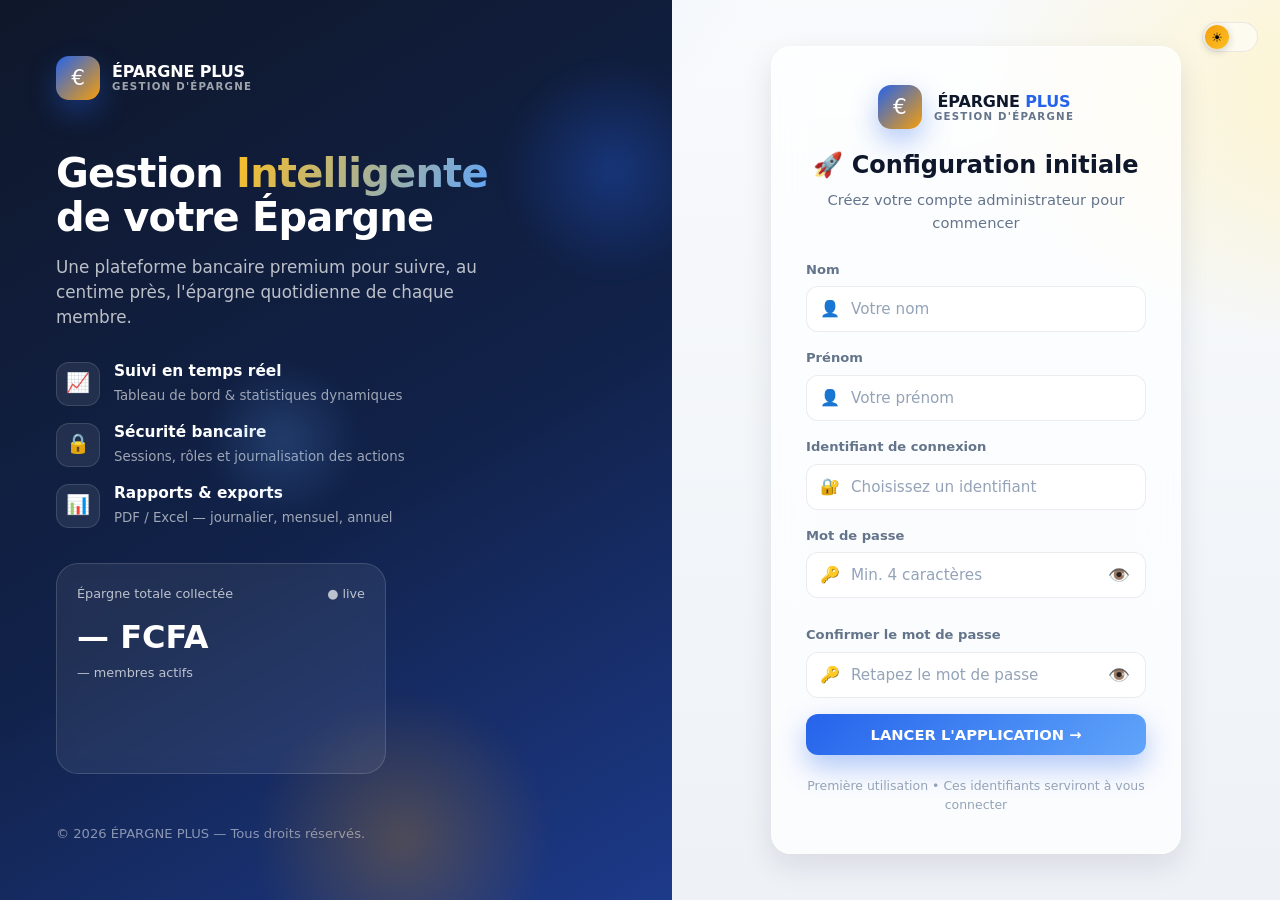
<file: index.html>
<!DOCTYPE html>
<html lang="fr" data-theme="light">
<head>
  <meta charset="UTF-8" />
  <meta http-equiv="Content-Security-Policy" content="default-src 'self'; script-src 'self' https://cdn.jsdelivr.net https://cdnjs.cloudflare.com; style-src 'self' https://fonts.googleapis.com 'unsafe-inline'; font-src 'self' https://fonts.gstatic.com; img-src 'self' data: https:; connect-src 'self'; frame-ancestors 'none';" />
  <meta name="viewport" content="width=device-width, initial-scale=1.0" />
  <meta name="description" content="ÉPARGNE PLUS — Gestion intelligente de votre épargne quotidienne." />
  <title>ÉPARGNE PLUS — Connexion</title>
  <link rel="preconnect" href="https://fonts.googleapis.com" />
  <link href="https://fonts.googleapis.com/css2?family=Inter:wght@400;500;600;700;800&display=swap" rel="stylesheet" />
  <link rel="stylesheet" href="css/styles.css" />
  <link rel="stylesheet" href="css/auth.css" />
</head>
<body>
  <div class="auth-wrap">
    <!-- Left hero panel -->
    <section class="auth-hero">
      <span class="orb o1"></span><span class="orb o2"></span><span class="orb o3"></span>

      <a class="brand" href="#">
        <span class="logo-mark">€</span>
        <span class="logo-text">ÉPARGNE <b>PLUS</b><span class="sub">GESTION D'ÉPARGNE</span></span>
      </a>

      <div class="hero-body">
        <h1>Gestion <span>Intelligente</span><br />de votre Épargne</h1>
        <p class="lead">Une plateforme bancaire premium pour suivre, au centime près, l'épargne quotidienne de chaque membre.</p>

        <div class="features">
          <div class="feature"><span class="fi">📈</span><div><b>Suivi en temps réel</b><small>Tableau de bord & statistiques dynamiques</small></div></div>
          <div class="feature"><span class="fi">🔒</span><div><b>Sécurité bancaire</b><small>Sessions, rôles et journalisation des actions</small></div></div>
          <div class="feature"><span class="fi">📊</span><div><b>Rapports & exports</b><small>PDF / Excel — journalier, mensuel, annuel</small></div></div>
        </div>

        <div class="hero-card">
          <div class="hc-top"><span>Épargne totale collectée</span><span>● live</span></div>
          <div class="hc-amount" id="heroAmount">— FCFA</div>
          <div class="hc-top"><span id="heroMembers">— membres actifs</span></div>
          <div class="hc-bars" id="heroBars"></div>
        </div>
      </div>

      <div class="hero-foot">© 2026 ÉPARGNE PLUS — Tous droits réservés.</div>
    </section>

    <!-- Right form panel -->
    <section class="auth-form-side">
      <div class="auth-top-toggle" id="themeSlot"></div>

      <!-- ===== SETUP CARD (first launch) ===== -->
      <div class="auth-card glass" id="setupCard" style="display:none">
        <div class="form-head">
          <a class="brand" href="#">
            <span class="logo-mark">€</span>
            <span class="logo-text">ÉPARGNE <b>PLUS</b><span class="sub">GESTION D'ÉPARGNE</span></span>
          </a>
          <h2>🚀 Configuration initiale</h2>
          <p>Créez votre compte administrateur pour commencer</p>
        </div>

        <form id="setupForm" novalidate>
          <div class="field">
            <label for="s_lastName">Nom</label>
            <div class="input-icon">
              <span class="lead">👤</span>
              <input class="input" type="text" id="s_lastName" placeholder="Votre nom" required />
            </div>
          </div>

          <div class="field">
            <label for="s_firstName">Prénom</label>
            <div class="input-icon">
              <span class="lead">👤</span>
              <input class="input" type="text" id="s_firstName" placeholder="Votre prénom" required />
            </div>
          </div>

          <div class="field">
            <label for="s_login">Identifiant de connexion</label>
            <div class="input-icon">
              <span class="lead">🔐</span>
              <input class="input" type="text" id="s_login" placeholder="Choisissez un identifiant" autocomplete="username" required />
            </div>
          </div>

          <div class="field">
            <label for="s_password">Mot de passe</label>
            <div class="input-icon input-group">
              <span class="lead">🔑</span>
              <input class="input" type="password" id="s_password" placeholder="Min. 4 caractères" required />
              <button type="button" class="toggle-eye" id="toggleSetupPwd" aria-label="Afficher/Masquer">👁️</button>
            </div>
          </div>

          <div class="field">
            <label for="s_password2">Confirmer le mot de passe</label>
            <div class="input-icon input-group">
              <span class="lead">🔑</span>
              <input class="input" type="password" id="s_password2" placeholder="Retapez le mot de passe" required />
              <button type="button" class="toggle-eye" id="toggleSetupPwd2" aria-label="Afficher/Masquer">👁️</button>
            </div>
          </div>

          <button type="submit" class="btn btn-block" id="setupBtn">LANCER L'APPLICATION →</button>
        </form>

        <div class="auth-foot">Première utilisation • Ces identifiants serviront à vous connecter</div>
      </div>

      <!-- ===== LOGIN CARD (normal flow) ===== -->
      <div class="auth-card glass" id="loginCard">
        <div class="form-head">
          <a class="brand" href="#">
            <span class="logo-mark">€</span>
            <span class="logo-text">ÉPARGNE <b>PLUS</b><span class="sub">GESTION D'ÉPARGNE</span></span>
          </a>
          <h2>Bienvenue 👋</h2>
          <p>Connectez-vous pour accéder à votre espace</p>
        </div>

        <form id="loginForm" novalidate>
          <div class="field">
            <label for="login">Identifiant</label>
            <div class="input-icon">
              <span class="lead">👤</span>
              <input class="input" type="text" id="login" name="login" placeholder="Votre identifiant" autocomplete="username" required />
            </div>
          </div>

          <div class="field">
            <label for="password">Mot de passe</label>
            <div class="input-icon input-group">
              <span class="lead">🔑</span>
              <input class="input" type="password" id="password" name="password" placeholder="••••••••" autocomplete="current-password" required />
              <button type="button" class="toggle-eye" id="togglePwd" aria-label="Afficher/Masquer">👁️</button>
            </div>
          </div>

          <div class="row-between">
            <label class="checkbox"><input type="checkbox" id="remember" /> Se souvenir de moi</label>
            <a href="#" class="forgot" id="forgotLink">Mot de passe oublié ?</a>
          </div>

          <button type="submit" class="btn btn-block" id="loginBtn">SE CONNECTER →</button>
        </form>

        <div class="auth-foot">Plateforme sécurisée • Données chiffrées côté client</div>
      </div>
    </section>
  </div>

  <script src="js/data.js"></script>
  <script src="js/utils.js"></script>
  <script src="js/auth.js"></script>
</body>
</html>
</file>
<file: css/styles.css>
/* =====================================================================
   ÉPARGNE PLUS — Design System
   Premium banking UI : Glassmorphism, Dark/Light mode, animations
   ===================================================================== */

/* ----------  Design Tokens  ---------- */
:root {
  /* Brand palette (charte graphique) */
  --navy: #0F172A;        /* Bleu Marine */
  --blue: #2563EB;        /* Bleu Premium */
  --white: #FFFFFF;       /* Blanc */
  --grey-light: #F1F5F9;  /* Gris Clair */
  --gold: #F59E0B;        /* Or */

  --blue-600: #2563EB;
  --blue-500: #3B82F6;
  --blue-400: #60A5FA;
  --gold-400: #FBBF24;

  /* Semantic */
  --success: #10B981;
  --danger: #EF4444;
  --warning: #F59E0B;
  --info: #0EA5E9;

  --radius: 20px;
  --radius-sm: 12px;
  --radius-pill: 999px;

  --shadow-sm: 0 2px 8px rgba(15, 23, 42, 0.06);
  --shadow: 0 12px 30px rgba(15, 23, 42, 0.10);
  --shadow-lg: 0 24px 60px rgba(15, 23, 42, 0.16);
  --shadow-blue: 0 12px 28px rgba(37, 99, 235, 0.35);

  --transition: 0.28s cubic-bezier(0.22, 1, 0.36, 1);

  --font: "Inter", "Segoe UI", system-ui, -apple-system, sans-serif;
}

/* ----------  Light theme (default)  ---------- */
:root,
[data-theme="light"] {
  --bg-gradient: radial-gradient(1200px 600px at 10% -10%, #dbeafe 0%, transparent 55%),
                 radial-gradient(1000px 600px at 110% 10%, #fef3c7 0%, transparent 45%),
                 linear-gradient(180deg, #f8fafc 0%, #eef2f7 100%);
  --surface: rgba(255, 255, 255, 0.72);
  --surface-solid: #ffffff;
  --surface-2: rgba(255, 255, 255, 0.55);
  --glass-border: rgba(255, 255, 255, 0.65);
  --text: #0F172A;
  --text-muted: #64748B;
  --text-soft: #94A3B8;
  --line: rgba(15, 23, 42, 0.08);
  --sidebar-bg: rgba(15, 23, 42, 0.97);
  --sidebar-text: rgba(255, 255, 255, 0.78);
  --input-bg: rgba(255, 255, 255, 0.85);
  --hover: rgba(37, 99, 235, 0.07);
}

/* ----------  Dark theme  ---------- */
[data-theme="dark"] {
  --bg-gradient: radial-gradient(1200px 600px at 5% -10%, #1e3a8a55 0%, transparent 55%),
                 radial-gradient(1000px 700px at 110% 5%, #78350f44 0%, transparent 45%),
                 linear-gradient(180deg, #0b1220 0%, #0a0f1c 100%);
  --surface: rgba(30, 41, 59, 0.55);
  --surface-solid: #111a2e;
  --surface-2: rgba(30, 41, 59, 0.35);
  --glass-border: rgba(148, 163, 184, 0.18);
  --text: #E2E8F0;
  --text-muted: #94A3B8;
  --text-soft: #64748B;
  --line: rgba(148, 163, 184, 0.14);
  --sidebar-bg: rgba(8, 13, 24, 0.92);
  --sidebar-text: rgba(226, 232, 240, 0.80);
  --input-bg: rgba(15, 23, 42, 0.55);
  --hover: rgba(59, 130, 246, 0.14);
}

/* ----------  Reset  ---------- */
* { margin: 0; padding: 0; box-sizing: border-box; }
html { scroll-behavior: smooth; }
body {
  font-family: var(--font);
  color: var(--text);
  background: var(--bg-gradient);
  background-attachment: fixed;
  min-height: 100vh;
  line-height: 1.5;
  -webkit-font-smoothing: antialiased;
  transition: background 0.4s ease, color 0.3s ease;
}
a { color: inherit; text-decoration: none; }
button { font-family: inherit; cursor: pointer; border: none; background: none; }
input, select, textarea { font-family: inherit; }
img { max-width: 100%; display: block; }
ul { list-style: none; }
::selection { background: var(--blue); color: #fff; }

/* Scrollbar */
::-webkit-scrollbar { width: 10px; height: 10px; }
::-webkit-scrollbar-thumb { background: rgba(100,116,139,.45); border-radius: 99px; }
::-webkit-scrollbar-track { background: transparent; }

/* ----------  Utility  ---------- */
.glass {
  background: var(--surface);
  backdrop-filter: blur(18px) saturate(140%);
  -webkit-backdrop-filter: blur(18px) saturate(140%);
  border: 1px solid var(--glass-border);
  border-radius: var(--radius);
  box-shadow: var(--shadow);
}
.text-muted { color: var(--text-muted); }
.text-gold { color: var(--gold); }
.text-blue { color: var(--blue); }
.text-success { color: var(--success); }
.text-danger { color: var(--danger); }
.hidden { display: none !important; }
.flex { display: flex; }
.center { display: flex; align-items: center; justify-content: center; }
.gap-8 { gap: 8px; } .gap-12 { gap: 12px; } .gap-16 { gap: 16px; }
.mt-8 { margin-top: 8px; } .mt-16 { margin-top: 16px; } .mt-24 { margin-top: 24px; }

/* ----------  Buttons  ---------- */
.btn {
  display: inline-flex; align-items: center; justify-content: center; gap: 8px;
  padding: 12px 20px;
  border-radius: var(--radius-sm);
  font-weight: 600; font-size: 0.92rem;
  color: #fff;
  background: linear-gradient(135deg, var(--blue-600), var(--blue-400));
  box-shadow: var(--shadow-blue);
  transition: transform var(--transition), box-shadow var(--transition), filter var(--transition);
  white-space: nowrap;
}
.btn:hover { transform: translateY(-2px); box-shadow: 0 18px 38px rgba(37,99,235,.45); filter: brightness(1.05); }
.btn:active { transform: translateY(0); }
.btn-gold { background: linear-gradient(135deg, #f59e0b, #fbbf24); box-shadow: 0 12px 28px rgba(245,158,11,.4); }
.btn-success { background: linear-gradient(135deg, #059669, #10b981); box-shadow: 0 12px 28px rgba(16,185,129,.35); }
.btn-danger { background: linear-gradient(135deg, #dc2626, #ef4444); box-shadow: 0 12px 28px rgba(239,68,68,.35); }
.btn-ghost {
  background: var(--surface-2); color: var(--text);
  border: 1px solid var(--line); box-shadow: none;
}
.btn-ghost:hover { background: var(--hover); box-shadow: none; }
.btn-sm { padding: 8px 14px; font-size: 0.82rem; border-radius: 10px; }
.btn-block { width: 100%; }
.btn[disabled] { opacity: .55; pointer-events: none; }

.icon-btn {
  width: 40px; height: 40px; border-radius: 12px;
  display: inline-flex; align-items: center; justify-content: center;
  background: var(--surface-2); border: 1px solid var(--line);
  color: var(--text); transition: var(--transition); font-size: 1.05rem;
}
.icon-btn:hover { background: var(--hover); transform: translateY(-2px); }

/* ----------  Forms  ---------- */
.field { display: flex; flex-direction: column; gap: 7px; margin-bottom: 16px; }
.field label { font-size: 0.82rem; font-weight: 600; color: var(--text-muted); }
.input, .select, textarea.input {
  width: 100%;
  padding: 13px 15px;
  border-radius: var(--radius-sm);
  border: 1.5px solid var(--line);
  background: var(--input-bg);
  color: var(--text);
  font-size: 0.95rem;
  transition: var(--transition);
  outline: none;
}
.input::placeholder { color: var(--text-soft); }
.input:focus, .select:focus, textarea.input:focus {
  border-color: var(--blue);
  box-shadow: 0 0 0 4px rgba(37,99,235,.15);
}
.input-group { position: relative; }
.input-group .toggle-eye {
  position: absolute; right: 12px; top: 50%; transform: translateY(-50%);
  color: var(--text-muted); font-size: 1.1rem; padding: 4px;
}
.input-icon { position: relative; }
.input-icon .input { padding-left: 44px; }
.input-icon > svg, .input-icon > .lead {
  position: absolute; left: 14px; top: 50%; transform: translateY(-50%);
  color: var(--text-muted); pointer-events: none;
}

/* checkbox */
.checkbox { display: inline-flex; align-items: center; gap: 9px; cursor: pointer; font-size: 0.88rem; color: var(--text-muted); }
.checkbox input { width: 18px; height: 18px; accent-color: var(--blue); cursor: pointer; }

/* ----------  Badges / pills  ---------- */
.badge {
  display: inline-flex; align-items: center; gap: 6px;
  padding: 4px 12px; border-radius: var(--radius-pill);
  font-size: 0.74rem; font-weight: 700; letter-spacing: .02em;
}
.badge-blue { background: rgba(37,99,235,.13); color: var(--blue); }
.badge-gold { background: rgba(245,158,11,.15); color: #b45309; }
.badge-green { background: rgba(16,185,129,.15); color: #047857; }
[data-theme="dark"] .badge-gold { color: var(--gold-400); }
[data-theme="dark"] .badge-green { color: #34d399; }

/* ----------  Tables  ---------- */
.table-wrap { width: 100%; overflow-x: auto; border-radius: var(--radius-sm); }
table.data {
  width: 100%; border-collapse: collapse; min-width: 560px;
}
table.data th, table.data td {
  padding: 14px 16px; text-align: left; font-size: 0.9rem;
  border-bottom: 1px solid var(--line); white-space: nowrap;
}
table.data th {
  font-size: 0.74rem; text-transform: uppercase; letter-spacing: .06em;
  color: var(--text-muted); font-weight: 700; cursor: pointer; user-select: none;
}
table.data th.sortable:hover { color: var(--blue); }
table.data tbody tr { transition: background var(--transition); }
table.data tbody tr:hover { background: var(--hover); }
table.data tbody tr:last-child td { border-bottom: none; }
.avatar-cell { display: flex; align-items: center; gap: 12px; }
.avatar {
  width: 40px; height: 40px; border-radius: 50%; object-fit: cover;
  background: linear-gradient(135deg, var(--blue), var(--gold));
  display: inline-flex; align-items: center; justify-content: center;
  color: #fff; font-weight: 700; font-size: 0.9rem; flex-shrink: 0;
}
.avatar-lg { width: 92px; height: 92px; font-size: 2rem; }

/* row actions */
.row-actions { display: flex; gap: 8px; }
.row-actions .icon-btn { width: 34px; height: 34px; font-size: 0.9rem; border-radius: 9px; }

/* ----------  Pagination  ---------- */
.pagination { display: flex; align-items: center; justify-content: space-between; gap: 12px; margin-top: 18px; flex-wrap: wrap; }
.pager { display: flex; gap: 6px; }
.pager button {
  min-width: 38px; height: 38px; border-radius: 10px;
  background: var(--surface-2); border: 1px solid var(--line);
  color: var(--text); font-weight: 600; transition: var(--transition);
}
.pager button:hover { background: var(--hover); }
.pager button.active { background: var(--blue); color: #fff; border-color: var(--blue); }
.pager button[disabled] { opacity: .4; pointer-events: none; }

/* ----------  Toast  ---------- */
#toasts {
  position: fixed; right: 22px; bottom: 22px; z-index: 9999;
  display: flex; flex-direction: column; gap: 12px;
}
.toast {
  min-width: 260px; max-width: 360px;
  padding: 14px 16px; border-radius: 14px;
  background: var(--surface-solid); color: var(--text);
  box-shadow: var(--shadow-lg); border: 1px solid var(--line);
  display: flex; align-items: center; gap: 12px;
  animation: toastIn .35s cubic-bezier(.22,1,.36,1);
  border-left: 4px solid var(--blue);
}
.toast.success { border-left-color: var(--success); }
.toast.error { border-left-color: var(--danger); }
.toast.warn { border-left-color: var(--warning); }
.toast .t-icon { font-size: 1.25rem; }
.toast.success .t-icon { color: var(--success); }
.toast.error .t-icon { color: var(--danger); }
@keyframes toastIn { from { opacity: 0; transform: translateX(40px); } to { opacity: 1; transform: translateX(0); } }

/* ----------  Modal  ---------- */
.modal-overlay {
  position: fixed; inset: 0; z-index: 9000;
  background: rgba(8, 12, 22, 0.55); backdrop-filter: blur(4px);
  display: flex; align-items: center; justify-content: center; padding: 20px;
  animation: fadeIn .25s ease;
}
.modal {
  width: 100%; max-width: 440px; padding: 26px;
  background: var(--surface-solid); border-radius: var(--radius);
  box-shadow: var(--shadow-lg); border: 1px solid var(--line);
  animation: modalIn .35s cubic-bezier(.22,1,.36,1);
}
.modal h3 { font-size: 1.2rem; margin-bottom: 6px; }
.modal .modal-actions { display: flex; gap: 10px; margin-top: 20px; }
@keyframes modalIn { from { opacity: 0; transform: translateY(20px) scale(.97); } to { opacity: 1; transform: translateY(0) scale(1); } }
@keyframes fadeIn { from { opacity: 0; } to { opacity: 1; } }

/* ----------  Theme toggle  ---------- */
.theme-toggle {
  width: 56px; height: 30px; border-radius: 99px;
  background: var(--surface-2); border: 1px solid var(--line);
  position: relative; transition: var(--transition); flex-shrink: 0;
}
.theme-toggle .knob {
  position: absolute; top: 2px; left: 2px; width: 24px; height: 24px;
  border-radius: 50%; background: linear-gradient(135deg, var(--gold), var(--gold-400));
  display: flex; align-items: center; justify-content: center; font-size: .8rem;
  transition: var(--transition); box-shadow: 0 2px 8px rgba(0,0,0,.2);
}
[data-theme="dark"] .theme-toggle .knob { left: 28px; background: linear-gradient(135deg, #1e293b, #334155); color: #fbbf24; }

/* ----------  Logo  ---------- */
.brand { display: inline-flex; align-items: center; gap: 12px; }
.brand .logo-mark {
  width: 44px; height: 44px; border-radius: 13px; flex-shrink: 0;
  background: linear-gradient(135deg, var(--blue-600), var(--gold));
  display: flex; align-items: center; justify-content: center;
  color: #fff; font-size: 1.35rem; box-shadow: var(--shadow-blue);
}
.brand .logo-text { font-weight: 800; letter-spacing: -.01em; line-height: 1.05; }
.brand .logo-text b { color: var(--blue); }
.brand .logo-text .sub { display: block; font-size: .64rem; font-weight: 600; color: var(--text-muted); letter-spacing: .12em; }

/* ----------  Animations entrance  ---------- */
@keyframes fadeUp { from { opacity: 0; transform: translateY(18px); } to { opacity: 1; transform: translateY(0); } }
@keyframes pop { 0% { transform: scale(.9); opacity: 0; } 100% { transform: scale(1); opacity: 1; } }
.fade-up { animation: fadeUp .5s both; }
@keyframes shake { 10%,90% { transform: translateX(-1px); } 20%,80% { transform: translateX(2px); } 30%,50%,70% { transform: translateX(-5px); } 40%,60% { transform: translateX(5px); } }
.shake { animation: shake .5s; }
.stagger > * { animation: fadeUp .5s both; }
.stagger > *:nth-child(1) { animation-delay: .04s; }
.stagger > *:nth-child(2) { animation-delay: .10s; }
.stagger > *:nth-child(3) { animation-delay: .16s; }
.stagger > *:nth-child(4) { animation-delay: .22s; }
.stagger > *:nth-child(5) { animation-delay: .28s; }
.stagger > *:nth-child(6) { animation-delay: .34s; }
</file>
<file: css/auth.css>
/* =====================================================================
   ÉPARGNE PLUS — Login / Auth page
   ===================================================================== */

.auth-wrap {
  min-height: 100vh; display: grid;
  grid-template-columns: 1.05fr 0.95fr;
}

/* ---- Left brand / hero panel ---- */
.auth-hero {
  position: relative; overflow: hidden;
  background: linear-gradient(150deg, #0F172A 0%, #11224a 55%, #1d3a8a 100%);
  color: #fff; padding: 56px;
  display: flex; flex-direction: column; justify-content: space-between;
}
.auth-hero .brand .logo-text, .auth-hero .brand .logo-text b { color: #fff; }
.auth-hero .brand .logo-text .sub { color: rgba(255,255,255,.6); }
.auth-hero .hero-body { max-width: 460px; }
.auth-hero h1 { font-size: 2.5rem; line-height: 1.1; font-weight: 800; letter-spacing: -.02em; margin-bottom: 16px; }
.auth-hero h1 span { background: linear-gradient(120deg, #fbbf24, #60a5fa); -webkit-background-clip: text; background-clip: text; color: transparent; }
.auth-hero p.lead { color: rgba(255,255,255,.72); font-size: 1.05rem; }
.auth-hero .features { display: flex; flex-direction: column; gap: 14px; margin-top: 30px; }
.auth-hero .feature { display: flex; align-items: center; gap: 14px; }
.auth-hero .feature .fi {
  width: 44px; height: 44px; border-radius: 13px; flex-shrink: 0;
  background: rgba(255,255,255,.08); border: 1px solid rgba(255,255,255,.12);
  display: flex; align-items: center; justify-content: center; font-size: 1.2rem;
}
.auth-hero .feature b { display: block; font-size: .96rem; }
.auth-hero .feature small { color: rgba(255,255,255,.6); }
.auth-hero .hero-foot { color: rgba(255,255,255,.5); font-size: .82rem; }

/* floating orbs */
.orb { position: absolute; border-radius: 50%; filter: blur(8px); opacity: .55; pointer-events: none; animation: float 9s ease-in-out infinite; }
.orb.o1 { width: 220px; height: 220px; right: -50px; top: 60px; background: radial-gradient(circle, rgba(37,99,235,.6), transparent 70%); }
.orb.o2 { width: 300px; height: 300px; right: 120px; bottom: -90px; background: radial-gradient(circle, rgba(245,158,11,.45), transparent 70%); animation-delay: -3s; }
.orb.o3 { width: 160px; height: 160px; left: 30%; top: 40%; background: radial-gradient(circle, rgba(96,165,250,.4), transparent 70%); animation-delay: -5s; }
@keyframes float { 0%,100% { transform: translateY(0) translateX(0); } 50% { transform: translateY(-26px) translateX(12px); } }

/* mock phone card */
.hero-card {
  margin-top: 34px; max-width: 330px; padding: 20px;
  background: rgba(255,255,255,.07); border: 1px solid rgba(255,255,255,.14);
  border-radius: 22px; backdrop-filter: blur(8px);
  animation: fadeUp .7s .2s both;
}
.hero-card .hc-top { display: flex; justify-content: space-between; align-items: center; color: rgba(255,255,255,.7); font-size: .8rem; }
.hero-card .hc-amount { font-size: 2rem; font-weight: 800; margin: 10px 0 2px; }
.hero-card .hc-bars { display: flex; gap: 6px; align-items: flex-end; height: 56px; margin-top: 14px; }
.hero-card .hc-bars span { flex: 1; border-radius: 6px 6px 0 0; background: linear-gradient(180deg, #60a5fa, #2563eb); opacity: .85; animation: grow 1.2s both; }
@keyframes grow { from { height: 4px; } }

/* ---- Right form panel ---- */
.auth-form-side { display: flex; align-items: center; justify-content: center; padding: 40px 24px; position: relative; }
.auth-card {
  width: 100%; max-width: 410px; padding: 38px 34px;
  animation: fadeUp .6s both;
}
.auth-card .form-head { text-align: center; margin-bottom: 26px; }
.auth-card .form-head .brand { justify-content: center; margin-bottom: 18px; }
.auth-card .form-head h2 { font-size: 1.5rem; font-weight: 800; }
.auth-card .form-head p { color: var(--text-muted); margin-top: 6px; font-size: .92rem; }
.auth-card .row-between { display: flex; align-items: center; justify-content: space-between; margin: -4px 0 18px; flex-wrap: wrap; gap: 8px; }
.auth-card .forgot { color: var(--blue); font-weight: 600; font-size: .85rem; }
.auth-card .forgot:hover { text-decoration: underline; }

.auth-top-toggle { position: absolute; top: 22px; right: 22px; }

.demo-hint {
  margin-top: 22px; padding: 14px 16px; border-radius: 14px;
  background: var(--surface-2); border: 1px dashed var(--line);
  font-size: .82rem; color: var(--text-muted);
}
.demo-hint b { color: var(--text); }
.demo-hint .chips { display: flex; gap: 8px; margin-top: 8px; flex-wrap: wrap; }
.demo-hint .chip {
  padding: 5px 11px; border-radius: 99px; font-weight: 600; font-size: .76rem;
  background: rgba(37,99,235,.12); color: var(--blue); cursor: pointer; transition: var(--transition);
}
.demo-hint .chip:hover { background: var(--blue); color: #fff; }

.auth-foot { text-align: center; margin-top: 22px; color: var(--text-soft); font-size: .78rem; }

@media (max-width: 920px) {
  .auth-wrap { grid-template-columns: 1fr; }
  .auth-hero { display: none; }
  .auth-form-side { min-height: 100vh; }
}
</file>
